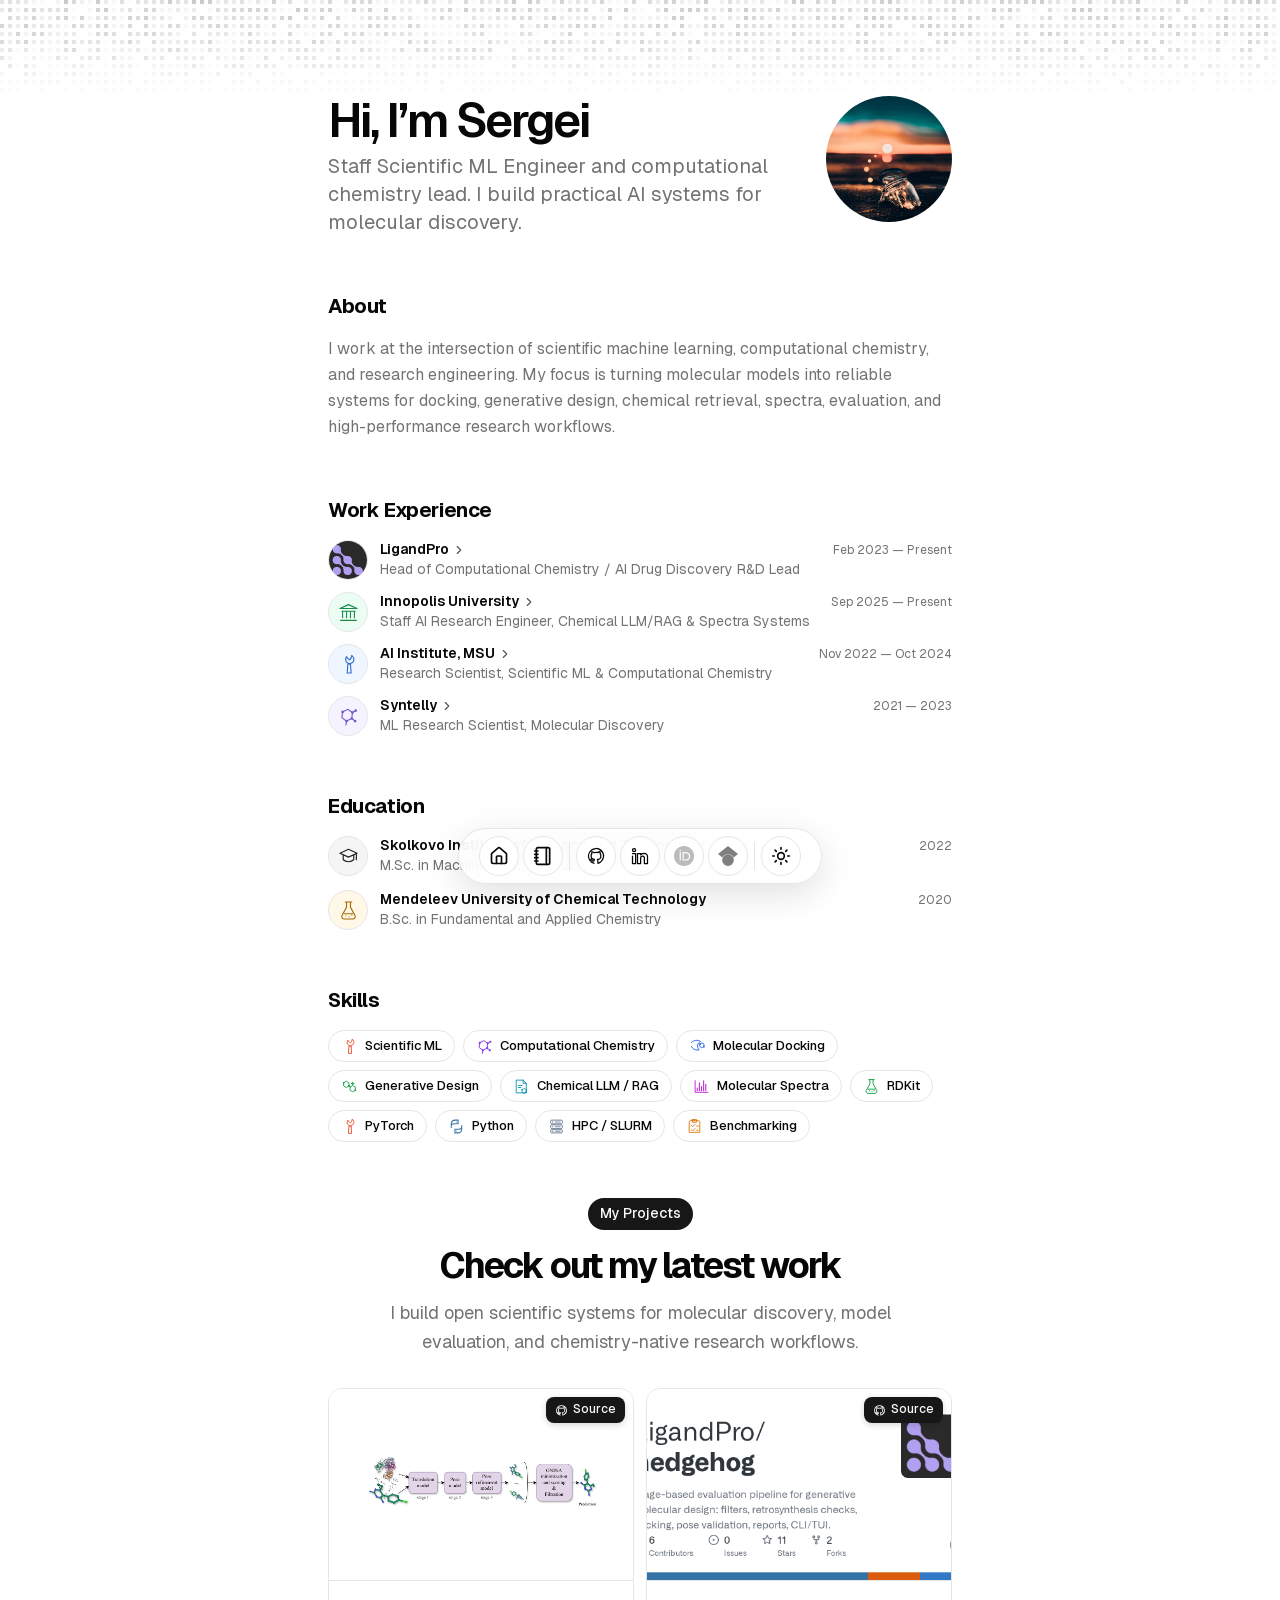
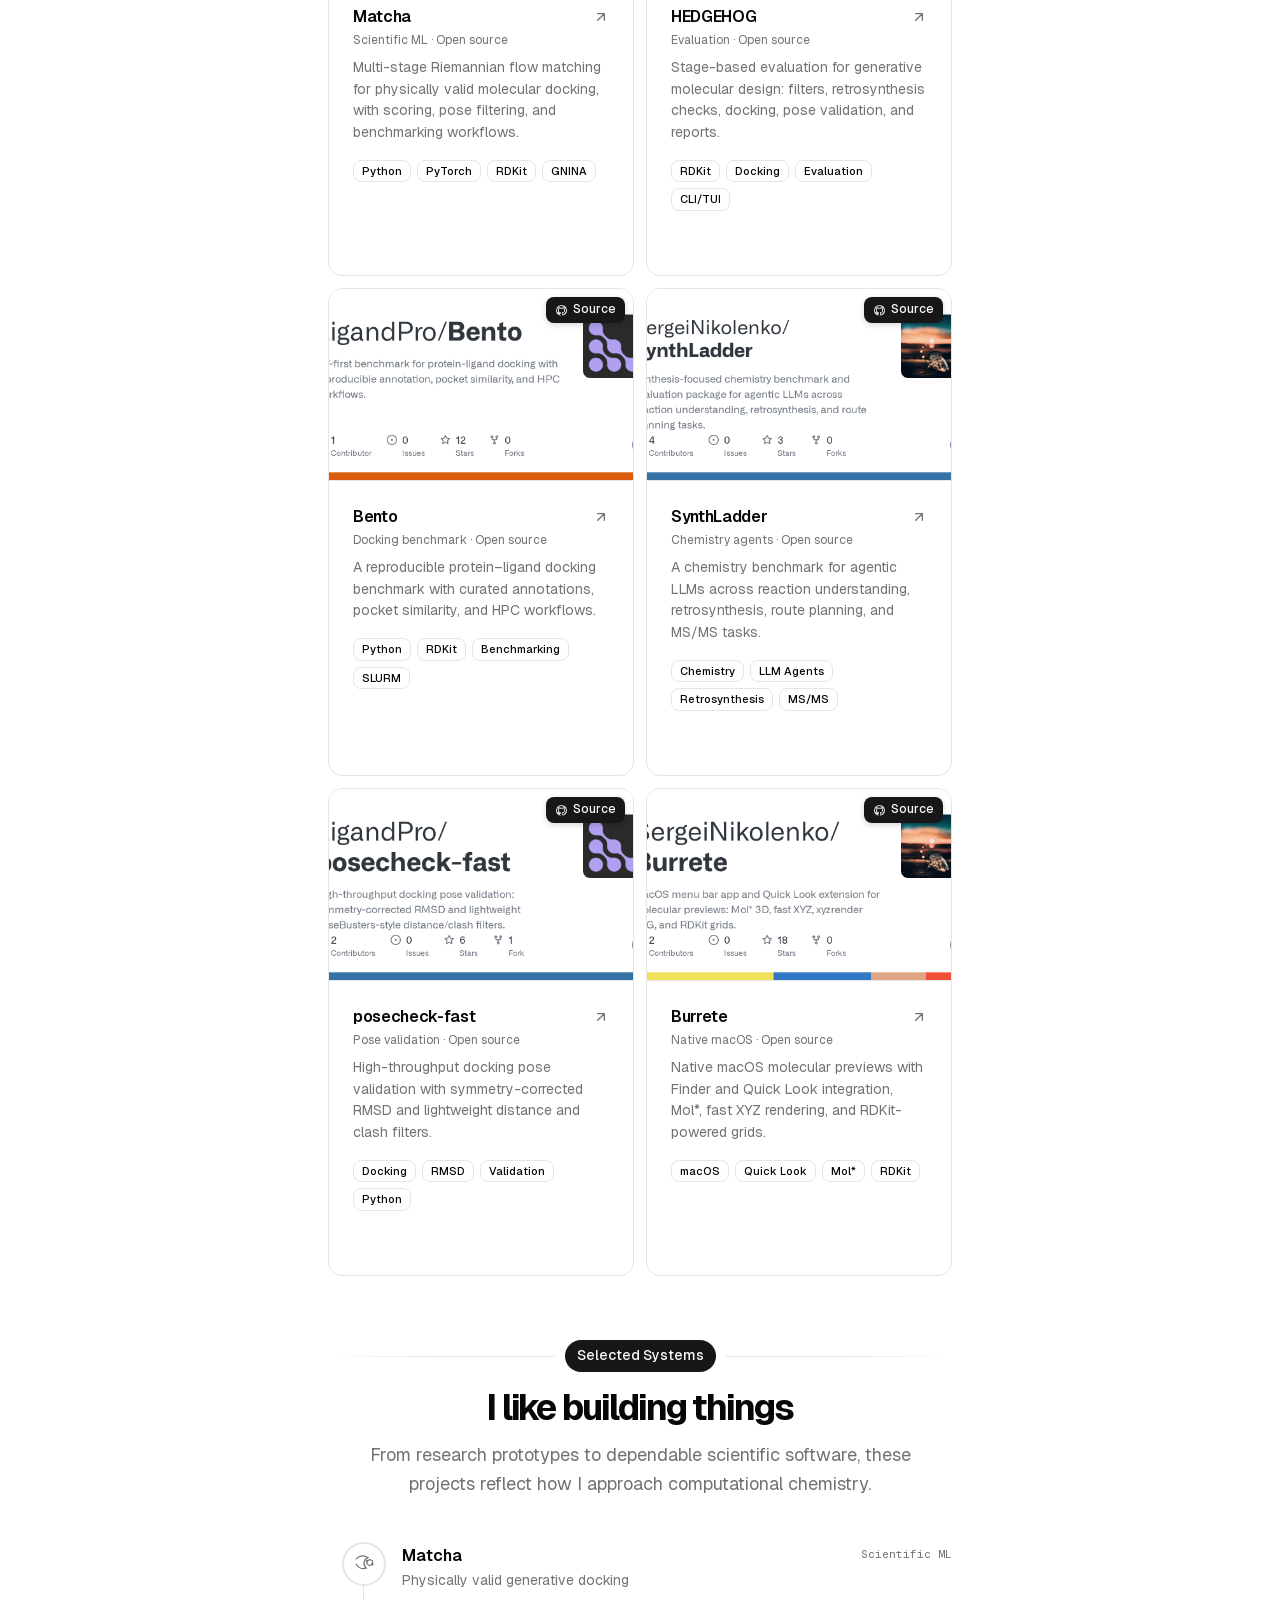
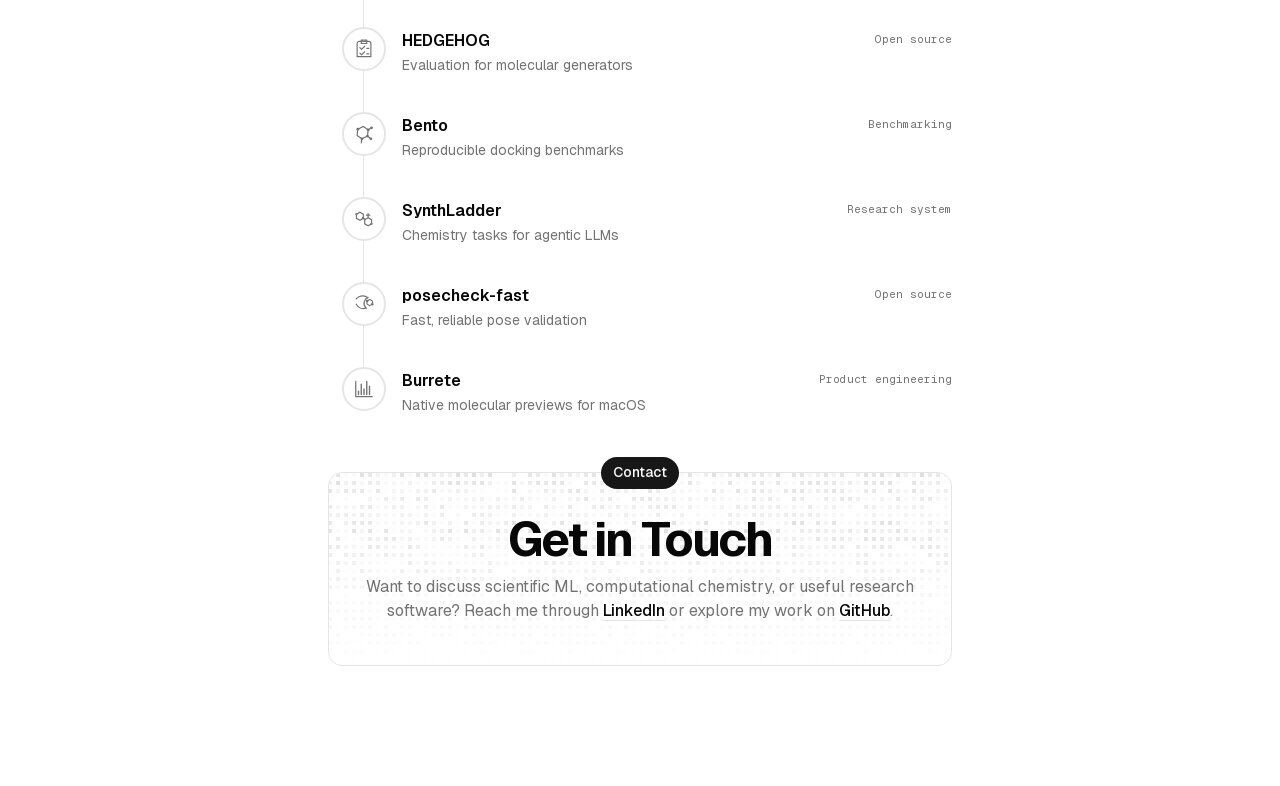
<file: index.html>
<!doctype html>
<html lang="en">
<head>
    <meta charset="utf-8">
    <meta name="viewport" content="width=device-width, initial-scale=1">
    <meta name="description" content="Sergei A. Nikolenko — scientific ML engineer and computational chemistry lead building practical AI systems for molecular discovery.">
    <meta name="theme-color" content="#ffffff">
    <title>Sergei A. Nikolenko — Scientific ML &amp; Computational Chemistry</title>
    <link rel="icon" href="assets/img/avatar.png">
    <link rel="preload" href="assets/fonts/geist-latin.woff2" as="font" type="font/woff2" crossorigin>
    <link rel="stylesheet" href="assets/styles/styles.css">
    <script>
        (() => {
            document.documentElement.classList.add("js");
            const savedTheme = localStorage.getItem("theme");
            const prefersDark = window.matchMedia("(prefers-color-scheme: dark)").matches;
            document.documentElement.classList.toggle("dark", savedTheme === "dark" || (!savedTheme && prefersDark));
        })();
    </script>
</head>
<body>
    <a class="skip-link" href="#main-content">Skip to content</a>
    <div class="dot-field" aria-hidden="true"></div>

    <div class="page-shell">
        <main id="main-content">
            <section class="hero reveal" id="home" aria-labelledby="hero-title">
                <div class="hero-copy">
                    <h1 id="hero-title">Hi, I’m Sergei</h1>
                    <p>Staff Scientific ML Engineer and computational chemistry lead. I build practical AI systems for molecular discovery.</p>
                </div>
                <img class="avatar" src="assets/img/avatar.png" alt="Sergei Nikolenko's GitHub avatar" width="126" height="126">
            </section>

            <section class="content-section reveal" id="about" aria-labelledby="about-title">
                <h2 id="about-title">About</h2>
                <p class="about-copy">I work at the intersection of scientific machine learning, computational chemistry, and research engineering. My focus is turning molecular models into reliable systems for docking, generative design, chemical retrieval, spectra, evaluation, and high-performance research workflows.</p>
            </section>

            <section class="content-section reveal" id="work" aria-labelledby="work-title">
                <h2 id="work-title">Work Experience</h2>
                <div class="accordion-list">
                    <article class="accordion-item">
                        <button class="accordion-trigger" type="button" aria-expanded="false" aria-controls="work-ligandpro" data-accordion-trigger>
                            <span class="role-logo role-logo--image"><img src="assets/img/ligandpro.png" alt="" width="40" height="40"></span>
                            <span class="role-main">
                                <span class="role-heading"><strong>LigandPro</strong><svg class="chevron" viewBox="0 0 24 24" aria-hidden="true"><use href="assets/img/icons/ui-icons.svg#chevron-right"></use></svg></span>
                                <span>Head of Computational Chemistry / AI Drug Discovery R&amp;D Lead</span>
                            </span>
                            <time datetime="2023-02">Feb 2023 — Present</time>
                        </button>
                        <div class="accordion-panel" id="work-ligandpro" hidden>
                            <p>Leading computational chemistry and AI drug-discovery R&amp;D across docking, molecular design, evaluation, and research infrastructure.</p>
                        </div>
                    </article>

                    <article class="accordion-item">
                        <button class="accordion-trigger" type="button" aria-expanded="false" aria-controls="work-innopolis" data-accordion-trigger>
                            <span class="role-logo role-logo--green"><svg viewBox="0 0 32 32" aria-hidden="true"><use href="assets/img/icons/science-icons.svg#university"></use></svg></span>
                            <span class="role-main">
                                <span class="role-heading"><strong>Innopolis University</strong><svg class="chevron" viewBox="0 0 24 24" aria-hidden="true"><use href="assets/img/icons/ui-icons.svg#chevron-right"></use></svg></span>
                                <span>Staff AI Research Engineer, Chemical LLM/RAG &amp; Spectra Systems</span>
                            </span>
                            <time datetime="2025-09">Sep 2025 — Present</time>
                        </button>
                        <div class="accordion-panel" id="work-innopolis" hidden>
                            <p>Developing chemistry LLM/RAG, molecular spectra, reaction-understanding, retrieval, tool workflows, and reproducible scientific reporting systems.</p>
                        </div>
                    </article>

                    <article class="accordion-item">
                        <button class="accordion-trigger" type="button" aria-expanded="false" aria-controls="work-ai-institute" data-accordion-trigger>
                            <span class="role-logo role-logo--blue"><svg viewBox="0 0 32 32" aria-hidden="true"><use href="assets/img/icons/science-icons.svg#torch"></use></svg></span>
                            <span class="role-main">
                                <span class="role-heading"><strong>AI Institute, MSU</strong><svg class="chevron" viewBox="0 0 24 24" aria-hidden="true"><use href="assets/img/icons/ui-icons.svg#chevron-right"></use></svg></span>
                                <span>Research Scientist, Scientific ML &amp; Computational Chemistry</span>
                            </span>
                            <time datetime="2022-11/2024-10">Nov 2022 — Oct 2024</time>
                        </button>
                        <div class="accordion-panel" id="work-ai-institute" hidden>
                            <p>Researched machine-learning methods and software for molecular modeling, chemical data, and computational chemistry.</p>
                        </div>
                    </article>

                    <article class="accordion-item">
                        <button class="accordion-trigger" type="button" aria-expanded="false" aria-controls="work-syntelly" data-accordion-trigger>
                            <span class="role-logo role-logo--violet"><svg viewBox="0 0 32 32" aria-hidden="true"><use href="assets/img/icons/science-icons.svg#molecule"></use></svg></span>
                            <span class="role-main">
                                <span class="role-heading"><strong>Syntelly</strong><svg class="chevron" viewBox="0 0 24 24" aria-hidden="true"><use href="assets/img/icons/ui-icons.svg#chevron-right"></use></svg></span>
                                <span>ML Research Scientist, Molecular Discovery</span>
                            </span>
                            <time datetime="2021/2023">2021 — 2023</time>
                        </button>
                        <div class="accordion-panel" id="work-syntelly" hidden>
                            <p>Built and evaluated machine-learning approaches for molecular property prediction and data-driven drug discovery.</p>
                        </div>
                    </article>
                </div>
            </section>

            <section class="content-section reveal" id="education" aria-labelledby="education-title">
                <h2 id="education-title">Education</h2>
                <div class="education-list">
                    <article class="education-row">
                        <span class="role-logo role-logo--dark"><svg viewBox="0 0 32 32" aria-hidden="true"><use href="assets/img/icons/science-icons.svg#education"></use></svg></span>
                        <span class="education-main"><strong>Skolkovo Institute of Science and Technology</strong><span>M.Sc. in Machine Learning and AI</span></span>
                        <time datetime="2022">2022</time>
                    </article>
                    <article class="education-row">
                        <span class="role-logo role-logo--amber"><svg viewBox="0 0 32 32" aria-hidden="true"><use href="assets/img/icons/science-icons.svg#flask"></use></svg></span>
                        <span class="education-main"><strong>Mendeleev University of Chemical Technology</strong><span>B.Sc. in Fundamental and Applied Chemistry</span></span>
                        <time datetime="2020">2020</time>
                    </article>
                </div>
            </section>

            <section class="content-section reveal" id="skills" aria-labelledby="skills-title">
                <h2 id="skills-title">Skills</h2>
                <div class="skills" aria-label="Technical skills">
                    <span><svg viewBox="0 0 32 32" aria-hidden="true"><use href="assets/img/icons/science-icons.svg#torch"></use></svg>Scientific ML</span>
                    <span><svg viewBox="0 0 32 32" aria-hidden="true"><use href="assets/img/icons/science-icons.svg#molecule"></use></svg>Computational Chemistry</span>
                    <span><svg viewBox="0 0 32 32" aria-hidden="true"><use href="assets/img/icons/science-icons.svg#docking"></use></svg>Molecular Docking</span>
                    <span><svg viewBox="0 0 32 32" aria-hidden="true"><use href="assets/img/icons/science-icons.svg#generation"></use></svg>Generative Design</span>
                    <span><svg viewBox="0 0 32 32" aria-hidden="true"><use href="assets/img/icons/science-icons.svg#rag"></use></svg>Chemical LLM / RAG</span>
                    <span><svg viewBox="0 0 32 32" aria-hidden="true"><use href="assets/img/icons/science-icons.svg#spectrum"></use></svg>Molecular Spectra</span>
                    <span><svg viewBox="0 0 32 32" aria-hidden="true"><use href="assets/img/icons/science-icons.svg#flask"></use></svg>RDKit</span>
                    <span><svg viewBox="0 0 32 32" aria-hidden="true"><use href="assets/img/icons/science-icons.svg#torch"></use></svg>PyTorch</span>
                    <span><svg viewBox="0 0 32 32" aria-hidden="true"><use href="assets/img/icons/science-icons.svg#serpents"></use></svg>Python</span>
                    <span><svg viewBox="0 0 32 32" aria-hidden="true"><use href="assets/img/icons/science-icons.svg#compute"></use></svg>HPC / SLURM</span>
                    <span><svg viewBox="0 0 32 32" aria-hidden="true"><use href="assets/img/icons/science-icons.svg#benchmark"></use></svg>Benchmarking</span>
                </div>
            </section>

            <section class="projects-section reveal" id="projects" aria-labelledby="projects-title">
                <div class="section-intro">
                    <span class="section-badge">My Projects</span>
                    <h2 id="projects-title">Check out my latest work</h2>
                    <p>I build open scientific systems for molecular discovery, model evaluation, and chemistry-native research workflows.</p>
                </div>

                <div class="project-grid">
                    <article class="project-card">
                        <a class="project-media project-media--contain" href="https://github.com/LigandPro/Matcha" target="_blank" rel="noreferrer" aria-label="Open Matcha on GitHub">
                            <img src="assets/img/projects/matcha.png" alt="Matcha molecular docking pipeline" width="996" height="269">
                            <span class="media-action"><img src="assets/img/icons/github.svg" alt="" width="13" height="13">Source</span>
                        </a>
                        <div class="project-body">
                            <div class="project-title-row"><h3>Matcha</h3><svg viewBox="0 0 24 24" aria-hidden="true"><use href="assets/img/icons/ui-icons.svg#arrow-up-right"></use></svg></div>
                            <span class="project-meta">Scientific ML · Open source</span>
                            <p>Multi-stage Riemannian flow matching for physically valid molecular docking, with scoring, pose filtering, and benchmarking workflows.</p>
                            <div class="project-tags"><span>Python</span><span>PyTorch</span><span>RDKit</span><span>GNINA</span></div>
                        </div>
                    </article>

                    <article class="project-card">
                        <a class="project-media" href="https://github.com/LigandPro/hedgehog" target="_blank" rel="noreferrer" aria-label="Open HEDGEHOG on GitHub">
                            <img src="assets/img/projects/hedgehog.png" alt="HEDGEHOG evaluation system" width="1200" height="600" loading="lazy">
                            <span class="media-action"><img src="assets/img/icons/github.svg" alt="" width="13" height="13">Source</span>
                        </a>
                        <div class="project-body">
                            <div class="project-title-row"><h3>HEDGEHOG</h3><svg viewBox="0 0 24 24" aria-hidden="true"><use href="assets/img/icons/ui-icons.svg#arrow-up-right"></use></svg></div>
                            <span class="project-meta">Evaluation · Open source</span>
                            <p>Stage-based evaluation for generative molecular design: filters, retrosynthesis checks, docking, pose validation, and reports.</p>
                            <div class="project-tags"><span>RDKit</span><span>Docking</span><span>Evaluation</span><span>CLI/TUI</span></div>
                        </div>
                    </article>

                    <article class="project-card">
                        <a class="project-media" href="https://github.com/LigandPro/Bento" target="_blank" rel="noreferrer" aria-label="Open Bento on GitHub">
                            <img src="assets/img/projects/bento.png" alt="Bento docking benchmark" width="1200" height="600" loading="lazy">
                            <span class="media-action"><img src="assets/img/icons/github.svg" alt="" width="13" height="13">Source</span>
                        </a>
                        <div class="project-body">
                            <div class="project-title-row"><h3>Bento</h3><svg viewBox="0 0 24 24" aria-hidden="true"><use href="assets/img/icons/ui-icons.svg#arrow-up-right"></use></svg></div>
                            <span class="project-meta">Docking benchmark · Open source</span>
                            <p>A reproducible protein–ligand docking benchmark with curated annotations, pocket similarity, and HPC workflows.</p>
                            <div class="project-tags"><span>Python</span><span>RDKit</span><span>Benchmarking</span><span>SLURM</span></div>
                        </div>
                    </article>

                    <article class="project-card">
                        <a class="project-media" href="https://github.com/SergeiNikolenko/SynthLadder" target="_blank" rel="noreferrer" aria-label="Open SynthLadder on GitHub">
                            <img src="assets/img/projects/synthladder.png" alt="SynthLadder chemistry benchmark" width="1200" height="600" loading="lazy">
                            <span class="media-action"><img src="assets/img/icons/github.svg" alt="" width="13" height="13">Source</span>
                        </a>
                        <div class="project-body">
                            <div class="project-title-row"><h3>SynthLadder</h3><svg viewBox="0 0 24 24" aria-hidden="true"><use href="assets/img/icons/ui-icons.svg#arrow-up-right"></use></svg></div>
                            <span class="project-meta">Chemistry agents · Open source</span>
                            <p>A chemistry benchmark for agentic LLMs across reaction understanding, retrosynthesis, route planning, and MS/MS tasks.</p>
                            <div class="project-tags"><span>Chemistry</span><span>LLM Agents</span><span>Retrosynthesis</span><span>MS/MS</span></div>
                        </div>
                    </article>

                    <article class="project-card">
                        <a class="project-media" href="https://github.com/LigandPro/posecheck-fast" target="_blank" rel="noreferrer" aria-label="Open posecheck-fast on GitHub">
                            <img src="assets/img/projects/posecheck-fast.png" alt="posecheck-fast pose validation toolkit" width="1200" height="600" loading="lazy">
                            <span class="media-action"><img src="assets/img/icons/github.svg" alt="" width="13" height="13">Source</span>
                        </a>
                        <div class="project-body">
                            <div class="project-title-row"><h3>posecheck-fast</h3><svg viewBox="0 0 24 24" aria-hidden="true"><use href="assets/img/icons/ui-icons.svg#arrow-up-right"></use></svg></div>
                            <span class="project-meta">Pose validation · Open source</span>
                            <p>High-throughput docking pose validation with symmetry-corrected RMSD and lightweight distance and clash filters.</p>
                            <div class="project-tags"><span>Docking</span><span>RMSD</span><span>Validation</span><span>Python</span></div>
                        </div>
                    </article>

                    <article class="project-card">
                        <a class="project-media" href="https://github.com/SergeiNikolenko/Burrete" target="_blank" rel="noreferrer" aria-label="Open Burrete on GitHub">
                            <img src="assets/img/projects/burrete.png" alt="Burrete macOS molecular preview application" width="1200" height="600" loading="lazy">
                            <span class="media-action"><img src="assets/img/icons/github.svg" alt="" width="13" height="13">Source</span>
                        </a>
                        <div class="project-body">
                            <div class="project-title-row"><h3>Burrete</h3><svg viewBox="0 0 24 24" aria-hidden="true"><use href="assets/img/icons/ui-icons.svg#arrow-up-right"></use></svg></div>
                            <span class="project-meta">Native macOS · Open source</span>
                            <p>Native macOS molecular previews with Finder and Quick Look integration, Mol*, fast XYZ rendering, and RDKit-powered grids.</p>
                            <div class="project-tags"><span>macOS</span><span>Quick Look</span><span>Mol*</span><span>RDKit</span></div>
                        </div>
                    </article>
                </div>
            </section>

            <section class="timeline-section reveal" id="journey" aria-labelledby="journey-title">
                <div class="section-intro section-intro--timeline">
                    <span class="section-badge">Selected Systems</span>
                    <h2 id="journey-title">I like building things</h2>
                    <p>From research prototypes to dependable scientific software, these projects reflect how I approach computational chemistry.</p>
                </div>

                <div class="timeline">
                    <article class="timeline-item">
                        <div class="timeline-marker"><svg viewBox="0 0 32 32" aria-hidden="true"><use href="assets/img/icons/science-icons.svg#docking"></use></svg></div>
                        <div class="timeline-copy"><h3>Matcha</h3><p>Physically valid generative docking</p></div>
                        <span>Scientific ML</span>
                    </article>
                    <article class="timeline-item">
                        <div class="timeline-marker"><svg viewBox="0 0 32 32" aria-hidden="true"><use href="assets/img/icons/science-icons.svg#benchmark"></use></svg></div>
                        <div class="timeline-copy"><h3>HEDGEHOG</h3><p>Evaluation for molecular generators</p></div>
                        <span>Open source</span>
                    </article>
                    <article class="timeline-item">
                        <div class="timeline-marker"><svg viewBox="0 0 32 32" aria-hidden="true"><use href="assets/img/icons/science-icons.svg#molecule"></use></svg></div>
                        <div class="timeline-copy"><h3>Bento</h3><p>Reproducible docking benchmarks</p></div>
                        <span>Benchmarking</span>
                    </article>
                    <article class="timeline-item">
                        <div class="timeline-marker"><svg viewBox="0 0 32 32" aria-hidden="true"><use href="assets/img/icons/science-icons.svg#generation"></use></svg></div>
                        <div class="timeline-copy"><h3>SynthLadder</h3><p>Chemistry tasks for agentic LLMs</p></div>
                        <span>Research system</span>
                    </article>
                    <article class="timeline-item">
                        <div class="timeline-marker"><svg viewBox="0 0 32 32" aria-hidden="true"><use href="assets/img/icons/science-icons.svg#docking"></use></svg></div>
                        <div class="timeline-copy"><h3>posecheck-fast</h3><p>Fast, reliable pose validation</p></div>
                        <span>Open source</span>
                    </article>
                    <article class="timeline-item">
                        <div class="timeline-marker"><svg viewBox="0 0 32 32" aria-hidden="true"><use href="assets/img/icons/science-icons.svg#spectrum"></use></svg></div>
                        <div class="timeline-copy"><h3>Burrete</h3><p>Native molecular previews for macOS</p></div>
                        <span>Product engineering</span>
                    </article>
                </div>
            </section>

            <section class="contact-section reveal" id="contact" aria-labelledby="contact-title">
                <span class="section-badge">Contact</span>
                <h2 id="contact-title">Get in Touch</h2>
                <p>Want to discuss scientific ML, computational chemistry, or useful research software? Reach me through <a href="https://www.linkedin.com/in/nikolenko-sergei-/" target="_blank" rel="noreferrer">LinkedIn</a> or explore my work on <a href="https://github.com/SergeiNikolenko" target="_blank" rel="noreferrer">GitHub</a>.</p>
            </section>
        </main>
    </div>

    <nav class="dock" aria-label="Quick navigation" data-dock>
        <a class="dock-item" href="#home" aria-label="Home" data-tooltip="Home"><span class="dock-icon"><svg viewBox="0 0 24 24" aria-hidden="true"><use href="assets/img/icons/ui-icons.svg#home"></use></svg></span></a>
        <a class="dock-item" href="#about" aria-label="About" data-tooltip="About"><span class="dock-icon"><svg viewBox="0 0 24 24" aria-hidden="true"><use href="assets/img/icons/ui-icons.svg#notebook"></use></svg></span></a>
        <span class="dock-separator" aria-hidden="true"></span>
        <a class="dock-item" href="https://github.com/SergeiNikolenko" target="_blank" rel="noreferrer" aria-label="GitHub" data-tooltip="GitHub"><span class="dock-icon"><img src="assets/img/icons/github.svg" alt="" width="20" height="20"></span></a>
        <a class="dock-item" href="https://www.linkedin.com/in/nikolenko-sergei-/" target="_blank" rel="noreferrer" aria-label="LinkedIn" data-tooltip="LinkedIn"><span class="dock-icon"><img src="assets/img/icons/in.svg" alt="" width="20" height="20"></span></a>
        <a class="dock-item" href="https://orcid.org/0000-0003-1150-9390" target="_blank" rel="noreferrer" aria-label="ORCID" data-tooltip="ORCID"><span class="dock-icon"><img src="assets/img/icons/ORCID.png" alt="" width="20" height="20"></span></a>
        <a class="dock-item" href="https://scholar.google.com/citations?user=AcppxmcAAAAJ&amp;hl=en" target="_blank" rel="noreferrer" aria-label="Google Scholar" data-tooltip="Scholar"><span class="dock-icon"><img src="assets/img/icons/google-scholar.svg" alt="" width="20" height="20"></span></a>
        <span class="dock-separator" aria-hidden="true"></span>
        <button class="dock-item theme-toggle" type="button" aria-label="Toggle theme" data-tooltip="Theme" data-theme-toggle><span class="dock-icon"><svg class="sun-icon" viewBox="0 0 24 24" aria-hidden="true"><use href="assets/img/icons/ui-icons.svg#sun"></use></svg><svg class="moon-icon" viewBox="0 0 24 24" aria-hidden="true"><use href="assets/img/icons/ui-icons.svg#moon"></use></svg></span></button>
    </nav>

    <script src="assets/scripts/site.js"></script>
</body>
</html>
</file>
<file: assets/styles/styles.css>
@font-face {
    font-family: "Geist";
    src: url("../fonts/geist-latin.woff2") format("woff2");
    font-style: normal;
    font-weight: 100 900;
    font-display: swap;
}

@font-face {
    font-family: "Geist Mono";
    src: url("../fonts/geist-mono.woff2") format("woff2");
    font-style: normal;
    font-weight: 100 900;
    font-display: swap;
}

:root {
    color-scheme: light;
    --background: #ffffff;
    --foreground: #070707;
    --card: #ffffff;
    --card-foreground: #070707;
    --muted: #f5f5f5;
    --muted-foreground: #737373;
    --border: #e5e5e5;
    --border-soft: #eeeeee;
    --primary: #171717;
    --primary-foreground: #fafafa;
    --ring: #a3a3a3;
    --radius: 0.625rem;
    --page-width: 672px;
}

.dark {
    color-scheme: dark;
    --background: #101010;
    --foreground: #fafafa;
    --card: #171717;
    --card-foreground: #fafafa;
    --muted: #262626;
    --muted-foreground: #a3a3a3;
    --border: rgba(255, 255, 255, 0.1);
    --border-soft: rgba(255, 255, 255, 0.075);
    --primary: #e5e5e5;
    --primary-foreground: #171717;
    --ring: #737373;
}

*,
*::before,
*::after {
    box-sizing: border-box;
}

html {
    scroll-behavior: smooth;
    background: var(--background);
}

body {
    min-width: 320px;
    min-height: 100vh;
    margin: 0;
    overflow-x: hidden;
    background: var(--background);
    color: var(--foreground);
    font-family: "Geist", ui-sans-serif, system-ui, -apple-system, BlinkMacSystemFont, "Segoe UI", sans-serif;
    font-synthesis: none;
    text-rendering: optimizeLegibility;
    transition: background-color 180ms ease, color 180ms ease;
}

img,
svg {
    display: block;
}

img {
    max-width: 100%;
}

a {
    color: inherit;
    text-decoration: none;
}

button {
    color: inherit;
    font: inherit;
}

button,
a {
    -webkit-tap-highlight-color: transparent;
}

:focus-visible {
    outline: 2px solid var(--ring);
    outline-offset: 3px;
}

::selection {
    background: var(--foreground);
    color: var(--background);
}

.skip-link {
    position: fixed;
    top: 12px;
    left: 12px;
    z-index: 1000;
    padding: 8px 12px;
    border-radius: 8px;
    background: var(--primary);
    color: var(--primary-foreground);
    font-size: 13px;
    font-weight: 600;
    transform: translateY(-160%);
}

.skip-link:focus {
    transform: translateY(0);
}

.dot-field {
    position: absolute;
    top: 0;
    right: 0;
    left: 0;
    z-index: 0;
    height: 100px;
    overflow: hidden;
    background-image: url("../img/dot-pattern.jpg");
    background-position: center top;
    background-repeat: repeat-x;
    background-size: auto 96px;
    mask-image: linear-gradient(to bottom, #000 0%, rgba(0, 0, 0, 0.95) 44%, transparent 100%);
    opacity: 0.74;
    pointer-events: none;
}

.dark .dot-field {
    filter: invert(1);
    opacity: 0.2;
}

.page-shell {
    position: relative;
    z-index: 1;
    width: 100%;
    max-width: var(--page-width);
    margin-inline: auto;
    padding: 96px 24px 120px;
}

main {
    display: flex;
    min-height: 100dvh;
    flex-direction: column;
    gap: 56px;
}

.hero {
    display: flex;
    min-height: 140px;
    align-items: flex-start;
    justify-content: space-between;
    gap: 16px;
}

.hero-copy {
    max-width: 488px;
}

.hero h1 {
    margin: 0;
    font-size: 48px;
    font-weight: 600;
    letter-spacing: -0.05em;
    line-height: 1;
}

.hero p {
    max-width: 488px;
    margin: 8px 0 0;
    color: var(--muted-foreground);
    font-size: 20px;
    line-height: 1.4;
}

.avatar {
    width: 126px;
    height: 126px;
    flex: 0 0 auto;
    border-radius: 999px;
    object-fit: cover;
}

.content-section {
    scroll-margin-top: 24px;
}

.content-section h2 {
    margin: 0 0 16px;
    font-size: 20px;
    font-weight: 700;
    letter-spacing: -0.02em;
    line-height: 1.4;
}

.about-copy {
    margin: 0;
    color: var(--muted-foreground);
    font-size: 16px;
    line-height: 1.625;
}

.accordion-list,
.education-list {
    display: grid;
    gap: 12px;
}

.accordion-item {
    min-width: 0;
}

.accordion-trigger,
.education-row {
    width: 100%;
    display: grid;
    grid-template-columns: 40px minmax(0, 1fr) auto;
    align-items: center;
    gap: 12px;
    padding: 0;
    border: 0;
    background: transparent;
    text-align: left;
}

.accordion-trigger {
    cursor: pointer;
}

.role-logo {
    width: 40px;
    height: 40px;
    display: grid;
    place-items: center;
    overflow: hidden;
    border: 1px solid var(--border);
    border-radius: 999px;
    background: var(--card);
}

.role-logo img {
    width: 100%;
    height: 100%;
    object-fit: cover;
}

.role-logo svg {
    width: 21px;
    height: 21px;
}

.role-logo--green {
    background: #ecfdf3;
    color: #178c4c;
}

.role-logo--blue {
    background: #eff6ff;
    color: #326cc8;
}

.role-logo--violet {
    background: #f5f3ff;
    color: #7458c9;
}

.role-logo--dark {
    background: #f5f5f5;
    color: #242424;
}

.role-logo--amber {
    background: #fff8e7;
    color: #a86b0a;
}

.dark .role-logo--green,
.dark .role-logo--blue,
.dark .role-logo--violet,
.dark .role-logo--dark,
.dark .role-logo--amber {
    background: var(--muted);
    color: var(--foreground);
}

.role-main,
.education-main {
    min-width: 0;
    display: flex;
    flex-direction: column;
    color: var(--muted-foreground);
    font-size: 14px;
    line-height: 1.42;
}

.role-heading {
    display: flex;
    min-width: 0;
    align-items: center;
    gap: 3px;
    color: var(--foreground);
}

.role-main strong,
.education-main strong {
    color: var(--foreground);
    font-size: 14px;
    font-weight: 600;
    line-height: 1.42;
}

.chevron {
    width: 14px;
    height: 14px;
    flex: 0 0 auto;
    opacity: 0.68;
    transition: transform 180ms ease;
}

.accordion-trigger[aria-expanded="true"] .chevron {
    transform: rotate(90deg);
}

.accordion-trigger time,
.education-row time {
    align-self: start;
    padding-top: 2px;
    color: var(--muted-foreground);
    font-size: 12px;
    line-height: 1.35;
    white-space: nowrap;
}

.accordion-panel {
    margin: 7px 0 2px 52px;
    color: var(--muted-foreground);
    font-size: 13px;
    line-height: 1.55;
}

.accordion-panel p {
    margin: 0;
}

.education-row + .education-row {
    margin-top: 2px;
}

.skills {
    display: flex;
    flex-wrap: wrap;
    gap: 8px;
}

.skills span,
.project-tags span {
    display: inline-flex;
    align-items: center;
    border: 1px solid var(--border);
    background: var(--card);
    color: var(--card-foreground);
    white-space: nowrap;
}

.skills span {
    min-height: 32px;
    gap: 7px;
    padding: 5px 12px;
    border-radius: 999px;
    font-size: 13px;
    font-weight: 500;
    line-height: 1.3;
}

.skills svg {
    width: 17px;
    height: 17px;
    flex: 0 0 auto;
    color: var(--muted-foreground);
}

.skills span:nth-child(1) svg,
.skills span:nth-child(8) svg { color: #ee4c2c; }
.skills span:nth-child(2) svg { color: #7c3aed; }
.skills span:nth-child(3) svg { color: #2563eb; }
.skills span:nth-child(4) svg,
.skills span:nth-child(7) svg { color: #16a34a; }
.skills span:nth-child(5) svg { color: #0891b2; }
.skills span:nth-child(6) svg { color: #c026d3; }
.skills span:nth-child(9) svg { color: #3776ab; }
.skills span:nth-child(10) svg { color: #64748b; }
.skills span:nth-child(11) svg { color: #d97706; }

.projects-section,
.timeline-section,
.contact-section {
    scroll-margin-top: 24px;
}

.section-intro {
    display: flex;
    flex-direction: column;
    align-items: center;
    text-align: center;
}

.section-badge {
    display: inline-flex;
    min-height: 32px;
    align-items: center;
    justify-content: center;
    padding: 6px 12px;
    border-radius: 999px;
    background: var(--primary);
    color: var(--primary-foreground);
    font-size: 14px;
    font-weight: 500;
    line-height: 1.4;
}

.section-intro h2,
.contact-section h2 {
    margin: 16px 0 0;
    font-size: 36px;
    font-weight: 700;
    letter-spacing: -0.05em;
    line-height: 1.1;
}

.section-intro > p {
    max-width: 572px;
    margin: 12px 0 0;
    color: var(--muted-foreground);
    font-size: 18px;
    line-height: 1.625;
}

.project-grid {
    display: grid;
    grid-template-columns: repeat(2, minmax(0, 1fr));
    gap: 12px;
    margin-top: 32px;
}

.project-card {
    min-width: 0;
    overflow: hidden;
    border: 1px solid var(--border);
    border-radius: 14px;
    background: var(--card);
    color: var(--card-foreground);
    transition: box-shadow 200ms ease, border-color 200ms ease, transform 200ms ease;
}

.project-card:hover,
.project-card:focus-within {
    border-color: color-mix(in srgb, var(--foreground) 28%, var(--border));
    box-shadow: 0 0 0 2px color-mix(in srgb, var(--foreground) 18%, transparent);
    transform: translateY(-1px);
}

.project-media {
    position: relative;
    height: 192px;
    display: block;
    overflow: hidden;
    border-bottom: 1px solid var(--border);
    background: #ffffff;
}

.project-media > img {
    width: 100%;
    height: 100%;
    object-fit: cover;
    transition: transform 260ms ease;
}

.project-media--contain > img {
    padding: 36px 24px;
    object-fit: contain;
}

.media-action {
    position: absolute;
    top: 8px;
    right: 8px;
    min-height: 26px;
    display: inline-flex;
    align-items: center;
    gap: 5px;
    padding: 4px 9px;
    border-radius: 8px;
    background: #171717;
    color: #fafafa;
    font-size: 12px;
    font-weight: 500;
    line-height: 1.3;
    box-shadow: 0 2px 6px rgba(0, 0, 0, 0.16);
}

.media-action img {
    width: 13px;
    height: 13px;
    filter: invert(1);
}

.project-card:hover .project-media > img {
    transform: scale(1.018);
}

.project-body {
    min-height: 294px;
    display: flex;
    flex-direction: column;
    padding: 24px;
}

.project-title-row {
    display: flex;
    align-items: center;
    justify-content: space-between;
    gap: 12px;
}

.project-title-row svg {
    width: 16px;
    height: 16px;
    flex: 0 0 auto;
    color: var(--muted-foreground);
}

.project-body h3 {
    margin: 0;
    font-size: 16px;
    font-weight: 600;
    letter-spacing: -0.02em;
    line-height: 1.5;
}

.project-meta {
    margin-top: 2px;
    color: var(--muted-foreground);
    font-size: 12px;
    line-height: 1.5;
}

.project-body > p {
    margin: 8px 0 0;
    color: var(--muted-foreground);
    font-size: 14px;
    line-height: 1.55;
}

.project-tags {
    display: flex;
    flex-wrap: wrap;
    gap: 6px;
    margin-top: 16px;
}

.project-tags span {
    min-height: 22px;
    padding: 2px 8px;
    border-radius: 8px;
    font-size: 11px;
    font-weight: 500;
    line-height: 1.5;
}

.timeline-section {
    padding-top: 8px;
}

.section-intro--timeline {
    position: relative;
}

.section-intro--timeline::before {
    position: absolute;
    top: 16px;
    right: 0;
    left: 0;
    z-index: -1;
    height: 1px;
    background: linear-gradient(90deg, transparent, var(--border) 18%, var(--border) 82%, transparent);
    content: "";
}

.section-intro--timeline .section-badge {
    box-shadow: 0 0 0 10px var(--background);
}

.timeline {
    position: relative;
    display: grid;
    gap: 36px;
    margin-top: 44px;
    padding-left: 14px;
}

.timeline::before {
    position: absolute;
    top: 21px;
    bottom: 21px;
    left: 35px;
    width: 1px;
    background: var(--border);
    content: "";
}

.timeline-item {
    position: relative;
    display: grid;
    grid-template-columns: 44px minmax(0, 1fr) auto;
    align-items: start;
    gap: 16px;
}

.timeline-marker {
    position: relative;
    z-index: 1;
    width: 44px;
    height: 44px;
    display: grid;
    place-items: center;
    border: 2px solid var(--border);
    border-radius: 999px;
    background: var(--background);
}

.timeline-marker svg {
    width: 22px;
    height: 22px;
    color: var(--muted-foreground);
}

.timeline-copy {
    min-width: 0;
    padding-top: 2px;
}

.timeline-copy h3 {
    margin: 0;
    font-size: 16px;
    font-weight: 600;
    line-height: 1.5;
}

.timeline-copy p {
    margin: 2px 0 0;
    color: var(--muted-foreground);
    font-size: 14px;
    line-height: 1.5;
}

.timeline-item > span {
    padding-top: 4px;
    color: var(--muted-foreground);
    font-family: "Geist Mono", ui-monospace, SFMono-Regular, Menlo, monospace;
    font-size: 11px;
    line-height: 1.5;
    white-space: nowrap;
}

.contact-section {
    position: relative;
    isolation: isolate;
    min-height: 194px;
    display: flex;
    flex-direction: column;
    align-items: center;
    justify-content: center;
    overflow: visible;
    padding: 24px;
    border: 1px solid var(--border);
    border-radius: 14px;
    background: var(--card);
    text-align: center;
}

.contact-section > .section-badge {
    position: absolute;
    top: -16px;
    z-index: 2;
}

.contact-section::before {
    position: absolute;
    inset: 0;
    z-index: 0;
    background-image: url("../img/dot-pattern.jpg");
    background-position: center;
    background-size: auto 96px;
    border-radius: inherit;
    mask-image: linear-gradient(to bottom, #000 0%, transparent 100%);
    opacity: 0.6;
    content: "";
}

.dark .contact-section::before {
    filter: invert(1);
    opacity: 0.2;
}

.contact-section h2 {
    position: relative;
    z-index: 1;
    margin-top: 0;
    font-size: 48px;
    line-height: 1;
}

.contact-section p {
    position: relative;
    z-index: 1;
    max-width: 570px;
    margin: 12px 0 0;
    color: var(--muted-foreground);
    font-size: 16px;
    line-height: 1.5;
}

.contact-section p a {
    color: var(--foreground);
    font-weight: 500;
    text-decoration: underline;
    text-decoration-color: var(--border);
    text-underline-offset: 4px;
}

.dock {
    position: fixed;
    right: 50%;
    bottom: 16px;
    z-index: 100;
    width: 364px;
    height: 56px;
    display: flex;
    align-items: center;
    justify-content: center;
    gap: 4px;
    padding: 8px;
    border: 1px solid var(--border);
    border-radius: 999px;
    background: color-mix(in srgb, var(--card) 88%, transparent);
    box-shadow: 0 10px 35px rgba(0, 0, 0, 0.12);
    backdrop-filter: blur(16px) saturate(150%);
    transform: translateX(50%);
}

.dock-item {
    --dock-size: 40px;
    position: relative;
    width: var(--dock-size);
    height: var(--dock-size);
    display: grid;
    flex: 0 0 auto;
    place-items: center;
    padding: 0;
    border: 0;
    border-radius: 999px;
    background: transparent;
    cursor: pointer;
    transition: width 120ms ease, height 120ms ease, transform 120ms ease;
}

.dock-item::before {
    position: absolute;
    bottom: calc(100% + 10px);
    left: 50%;
    z-index: 5;
    padding: 4px 8px;
    border-radius: 6px;
    background: var(--primary);
    color: var(--primary-foreground);
    content: attr(data-tooltip);
    font-size: 12px;
    font-weight: 500;
    line-height: 1.3;
    opacity: 0;
    pointer-events: none;
    transform: translate(-50%, 4px) scale(0.96);
    transition: opacity 110ms ease, transform 110ms ease;
    white-space: nowrap;
}

.dock-item:hover::before,
.dock-item[data-hovered="true"]::before,
.dock-item:focus-visible::before {
    opacity: 1;
    transform: translate(-50%, 0) scale(1);
}

.dock-icon {
    width: 100%;
    height: 100%;
    display: grid;
    place-items: center;
    border: 1px solid var(--border);
    border-radius: 999px;
    background: color-mix(in srgb, var(--card) 86%, transparent);
}

.dock-icon > svg,
.dock-icon > img {
    width: 20px;
    height: 20px;
    object-fit: contain;
}

.dock-icon > img {
    filter: grayscale(1);
}

.dark .dock-icon > img {
    filter: grayscale(1) invert(1);
}

.dock-separator {
    width: 1px;
    height: 28px;
    flex: 0 0 auto;
    margin-inline: 2px;
    background: var(--border);
}

.moon-icon,
.dark .sun-icon {
    display: none !important;
}

.dark .moon-icon {
    display: block !important;
}

.js .reveal {
    opacity: 0;
    filter: blur(6px);
    transform: translateY(10px);
    transition: opacity 460ms ease, filter 460ms ease, transform 460ms ease;
}

.js .reveal.is-visible {
    opacity: 1;
    filter: blur(0);
    transform: translateY(0);
}

@media (max-width: 767px) {
    .page-shell {
        padding: 48px 24px 112px;
    }

    .hero {
        min-height: 236px;
        flex-direction: column-reverse;
        align-items: flex-start;
        justify-content: flex-end;
        gap: 24px;
    }

    .hero h1 {
        font-size: 30px;
        letter-spacing: -0.05em;
        line-height: 1.2;
    }

    .hero p {
        margin-top: 6px;
        font-size: 18px;
        line-height: 1.45;
    }

    .avatar {
        width: 94px;
        height: 94px;
    }

    .project-grid {
        grid-template-columns: 1fr;
    }

    .project-body {
        min-height: 267px;
    }

    .section-intro h2 {
        font-size: 30px;
        line-height: 1.2;
    }

    .section-intro > p {
        font-size: 16px;
        line-height: 1.6;
    }

    .contact-section h2 {
        font-size: 30px;
        line-height: 1.2;
    }

    .contact-section {
        min-height: 234px;
    }

    .contact-section p {
        font-size: 15px;
    }
}

@media (max-width: 520px) {
    .accordion-trigger,
    .education-row {
        grid-template-columns: 40px minmax(0, 1fr);
        align-items: start;
    }

    .accordion-trigger time,
    .education-row time {
        grid-column: 2;
        padding-top: 1px;
    }

    .role-logo {
        grid-row: 1 / span 2;
    }

    .accordion-panel {
        margin-left: 52px;
    }

    .timeline {
        gap: 32px;
        padding-left: 0;
    }

    .timeline::before {
        left: 21px;
    }

    .timeline-item {
        grid-template-columns: 44px minmax(0, 1fr);
    }

    .timeline-item > span {
        grid-column: 2;
        padding-top: 0;
    }

    .dock {
        max-width: calc(100vw - 26px);
    }
}

@media (min-width: 640px) and (max-width: 767px) {
    .project-grid {
        grid-template-columns: repeat(2, minmax(0, 1fr));
    }

    .project-body {
        min-height: 294px;
    }

    .section-intro h2 {
        font-size: 36px;
        line-height: 1.1;
    }

    .contact-section {
        min-height: 194px;
    }

    .contact-section h2 {
        font-size: 48px;
        line-height: 1;
    }

    .contact-section p {
        font-size: 16px;
    }
}

@media (prefers-reduced-motion: reduce) {
    html {
        scroll-behavior: auto;
    }

    *,
    *::before,
    *::after {
        scroll-behavior: auto !important;
        animation-duration: 0.01ms !important;
        animation-iteration-count: 1 !important;
        transition-duration: 0.01ms !important;
    }
}
</file>
